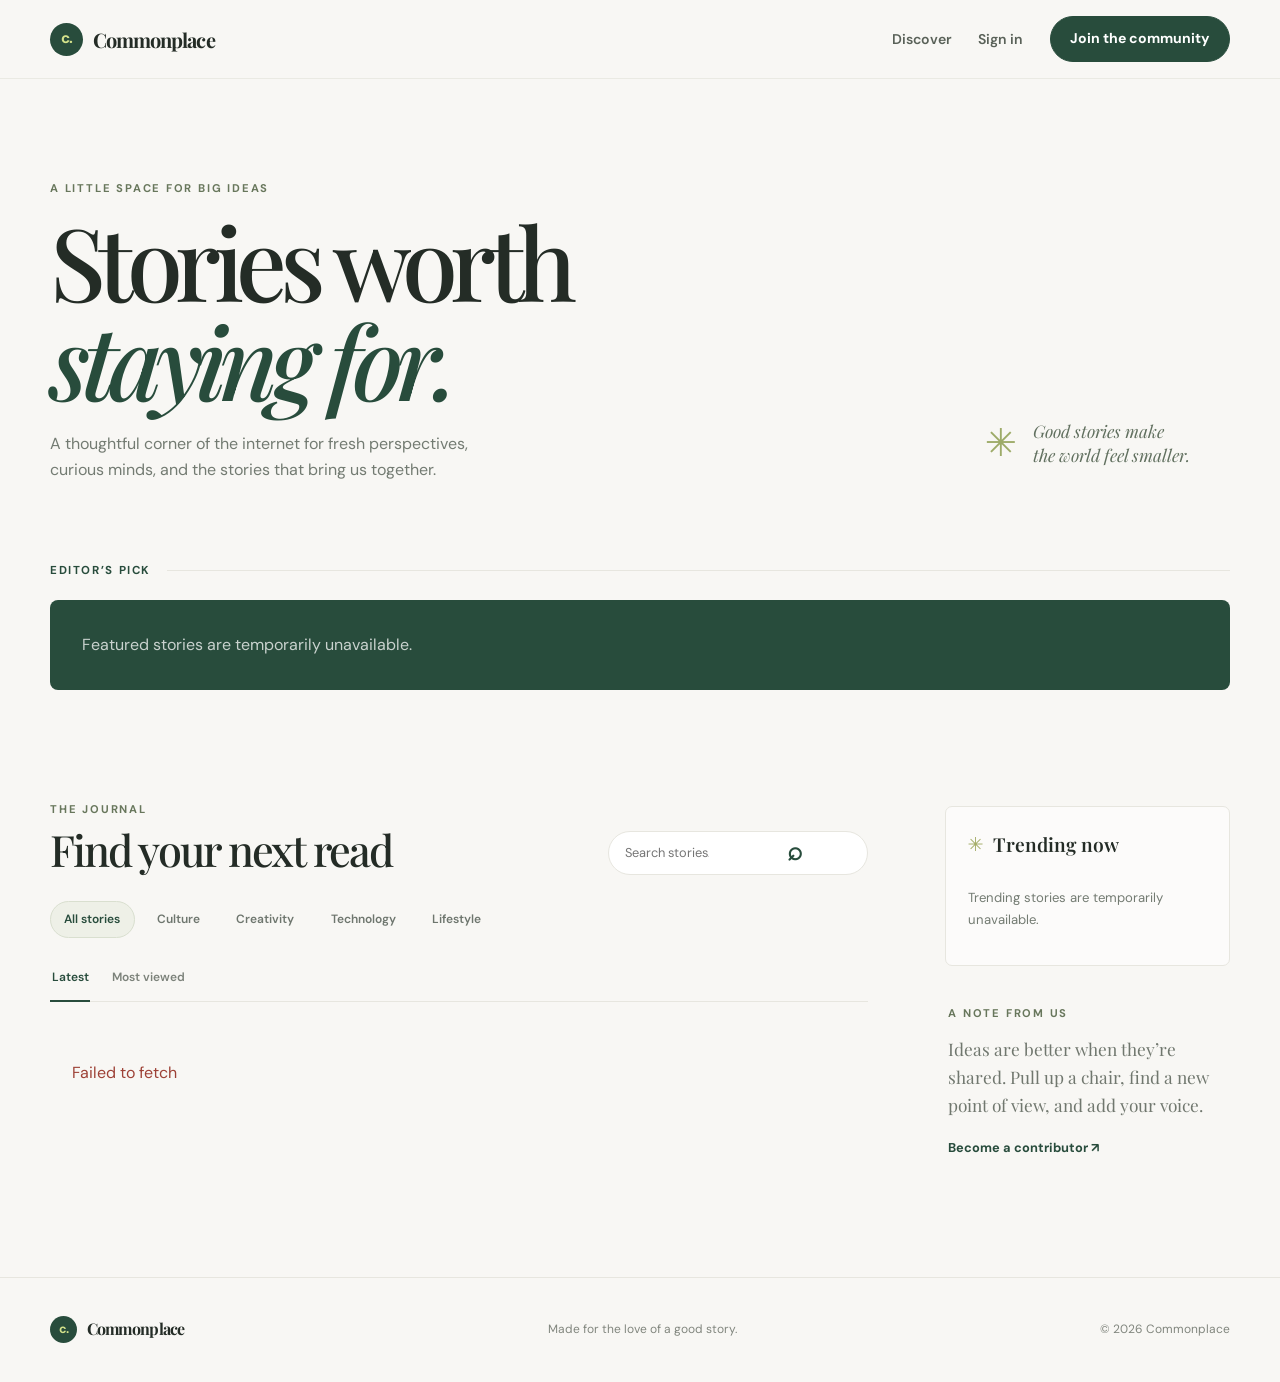
<file: index.html>
<!DOCTYPE html>
<html lang="en">
<head>
    <meta charset="UTF-8">
    <meta name="viewport" content="width=device-width, initial-scale=1.0">
    <meta name="theme-color" content="#f8f7f4">
    <meta name="description" content="Thoughtful stories on creativity, culture, technology, and everyday life.">
    <title>Commonplace — Stories worth sharing</title>
    <link rel="preconnect" href="https://fonts.googleapis.com">
    <link rel="preconnect" href="https://fonts.gstatic.com" crossorigin>
    <link href="https://fonts.googleapis.com/css2?family=DM+Sans:wght@400;500;600;700&family=Playfair+Display:wght@500;600;700&display=swap" rel="stylesheet">
    <link rel="stylesheet" href="css/style.css">
</head>
<body>
    <header class="site-header">
        <div class="nav-container">
            <a href="index.html" class="brand"><span class="brand-mark">c.</span> Commonplace</a>
            <nav id="nav-links" class="nav-links" aria-label="Main navigation">
                <ul><li><a href="index.html" aria-current="page">Discover</a></li><li><a href="login.html">Sign in</a></li><li><a class="btn-primary" href="register.html">Join the community</a></li></ul>
            </nav>
        </div>
    </header>

    <main class="home-container">
        <section class="welcome-row">
            <div>
                <p class="eyebrow">A little space for big ideas</p>
                <h1>Stories worth<br><span>staying for.</span></h1>
                <p class="welcome-copy">A thoughtful corner of the internet for fresh perspectives, curious minds, and the stories that bring us together.</p>
            </div>
            <div class="welcome-aside">
                <span class="welcome-aside-mark" aria-hidden="true">✳</span>
                <p>Good stories make<br>the world feel smaller.</p>
            </div>
        </section>

        <section class="featured-section" aria-label="Featured story">
            <div class="section-kicker"><span>Editor’s pick</span><span class="kicker-line"></span></div>
            <div id="featured-post" class="featured-placeholder"><p>Finding your next favorite story...</p></div>
        </section>

        <section class="discover-layout">
            <div class="feed-column">
                <div class="feed-heading">
                    <div>
                        <p class="eyebrow">The journal</p>
                        <h2>Find your next read</h2>
                    </div>
                    <form id="search-form" class="search-form" role="search">
                        <label class="sr-only" for="search-input">Search stories</label>
                        <input id="search-input" type="search" placeholder="Search stories..." autocomplete="off">
                        <button type="submit" aria-label="Search">⌕</button>
                    </form>
                </div>
                <div class="feed-controls">
                    <div class="category-filters" id="category-filters" aria-label="Filter stories by category">
                        <button class="category-chip is-active" type="button" data-category="All stories" aria-pressed="true">All stories</button>
                        <button class="category-chip" type="button" data-category="Culture" aria-pressed="false">Culture</button>
                        <button class="category-chip" type="button" data-category="Creativity" aria-pressed="false">Creativity</button>
                        <button class="category-chip" type="button" data-category="Technology" aria-pressed="false">Technology</button>
                        <button class="category-chip" type="button" data-category="Lifestyle" aria-pressed="false">Lifestyle</button>
                    </div>
                    <div class="sort-tabs" role="tablist" aria-label="Sort stories">
                        <button type="button" class="sort-tab is-active" data-sort="latest" role="tab" aria-selected="true">Latest</button>
                        <button type="button" class="sort-tab" data-sort="popular" role="tab" aria-selected="false">Most viewed</button>
                    </div>
                </div>
                <div class="post-list" id="post-list" aria-live="polite"><p class="loading-message">Loading the latest stories...</p></div>
            </div>
            <aside class="sidebar">
                <section class="sidebar-card trending-card" aria-labelledby="trending-title">
                    <div class="sidebar-heading"><span class="trending-star">✳</span><h2 id="trending-title">Trending now</h2></div>
                    <div id="trending-list" class="trending-list"><p class="sidebar-muted">Gathering the most-read stories...</p></div>
                </section>
                <section class="sidebar-note">
                    <p class="eyebrow">A note from us</p>
                    <p>Ideas are better when they’re shared. Pull up a chair, find a new point of view, and add your voice.</p>
                    <a href="register.html" class="text-link">Become a contributor <span aria-hidden="true">↗</span></a>
                </section>
            </aside>
        </section>
    </main>
    <footer class="site-footer">
        <a href="index.html" class="brand"><span class="brand-mark">c.</span> Commonplace</a>
        <p>Made for the love of a good story.</p>
        <span>© <span id="year"></span> Commonplace</span>
    </footer>
    <script type="module" src="js/feed.js"></script>
    <script type="module" src="js/nav.js"></script>
</body>
</html>
</file>
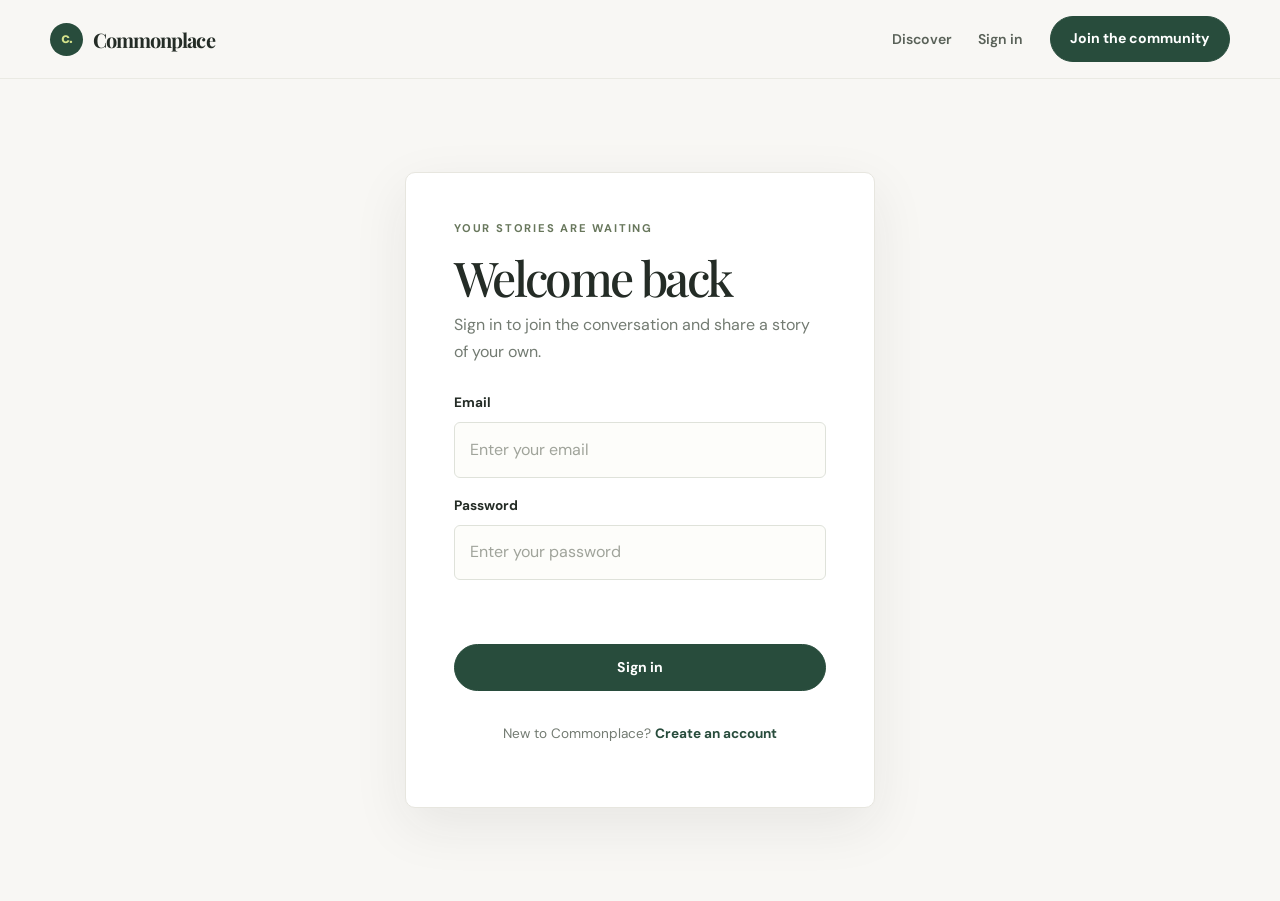
<file: admin.html>
<!DOCTYPE html>
<html lang="en">
<head>
    <meta charset="UTF-8">
    <meta name="viewport" content="width=device-width, initial-scale=1.0">
    <meta name="theme-color" content="#f8f7f4">
    <title>Admin dashboard — Commonplace</title>
    <link rel="preconnect" href="https://fonts.googleapis.com">
    <link rel="preconnect" href="https://fonts.gstatic.com" crossorigin>
    <link href="https://fonts.googleapis.com/css2?family=DM+Sans:wght@400;500;600;700&family=Playfair+Display:wght@500;600;700&display=swap" rel="stylesheet">
    <link rel="stylesheet" href="css/style.css">
</head>
<body class="admin-page">
    <header class="site-header">
        <div class="nav-container">
            <a href="index.html" class="brand"><span class="brand-mark">c.</span> Commonplace</a>
            <nav id="nav-links" class="nav-links" aria-label="Main navigation">
                <ul><li><a href="index.html">Discover</a></li><li><a href="admin.html" aria-current="page">Admin dashboard</a></li></ul>
            </nav>
        </div>
    </header>
    <main class="admin-main">
        <section class="admin-intro">
            <div>
                <p class="eyebrow">Publication management</p>
                <h1>Admin dashboard</h1>
                <p>Manage your community, welcome new authors, and keep every story in good hands.</p>
            </div>
            <a href="index.html" class="button-link">View publication <span aria-hidden="true">↗</span></a>
        </section>
        <section class="admin-stats" aria-label="Publication overview">
            <article class="admin-stat"><span>Community members</span><strong id="member-count">—</strong></article>
            <article class="admin-stat"><span>Published stories</span><strong id="story-count">—</strong></article>
            <article class="admin-stat"><span>Contributing authors</span><strong id="author-count">—</strong></article>
        </section>
        <section class="admin-panel author-panel">
            <div class="admin-panel-heading">
                <div><p class="eyebrow">Grow the journal</p><h2>Create an author account</h2></div>
                <span class="admin-badge">Author</span>
            </div>
            <p class="admin-panel-copy">Create a writer account and share the sign-in details with them privately.</p>
            <form id="author-form" class="author-form">
                <div class="form-group"><label for="author-username">Username</label><input id="author-username" name="username" maxlength="40" autocomplete="off" required></div>
                <div class="form-group"><label for="author-email">Email</label><input id="author-email" name="email" type="email" autocomplete="off" required></div>
                <div class="form-group"><label for="author-password">Temporary password</label><input id="author-password" name="password" type="password" minlength="6" autocomplete="new-password" required></div>
                <button type="submit">Create author</button>
            </form>
            <p class="form-status" id="author-status" role="status"></p>
        </section>
        <section class="admin-panel">
            <div class="admin-panel-heading">
                <div><p class="eyebrow">The community</p><h2>Members &amp; authors</h2></div>
                <button class="admin-refresh" type="button" data-reload="users" aria-label="Refresh users">Refresh</button>
            </div>
            <p class="form-status" id="users-status" role="status"></p>
            <div class="admin-table-wrap">
                <table class="admin-table">
                    <thead><tr><th>Member</th><th>Email</th><th>Role</th><th>Joined</th><th><span class="sr-only">Actions</span></th></tr></thead>
                    <tbody id="users-table"><tr><td colspan="5">Loading members...</td></tr></tbody>
                </table>
            </div>
            <div class="admin-pagination" id="users-pagination"></div>
        </section>
        <section class="admin-panel">
            <div class="admin-panel-heading">
                <div><p class="eyebrow">The journal</p><h2>All stories</h2></div>
                <button class="admin-refresh" type="button" data-reload="blogs" aria-label="Refresh stories">Refresh</button>
            </div>
            <p class="form-status" id="blogs-status" role="status"></p>
            <div class="admin-table-wrap">
                <table class="admin-table">
                    <thead><tr><th>Story</th><th>Author</th><th>Category</th><th>Reads</th><th>Published</th><th><span class="sr-only">Actions</span></th></tr></thead>
                    <tbody id="blogs-table"><tr><td colspan="6">Loading stories...</td></tr></tbody>
                </table>
            </div>
            <div class="admin-pagination" id="blogs-pagination"></div>
        </section>
    </main>
    <footer class="site-footer"><a href="index.html" class="brand"><span class="brand-mark">c.</span> Commonplace</a><p>Made for the love of a good story.</p><span>© Commonplace</span></footer>
    <script type="module" src="js/admin.js"></script>
    <script type="module" src="js/nav.js"></script>
</body>
</html>
</file>
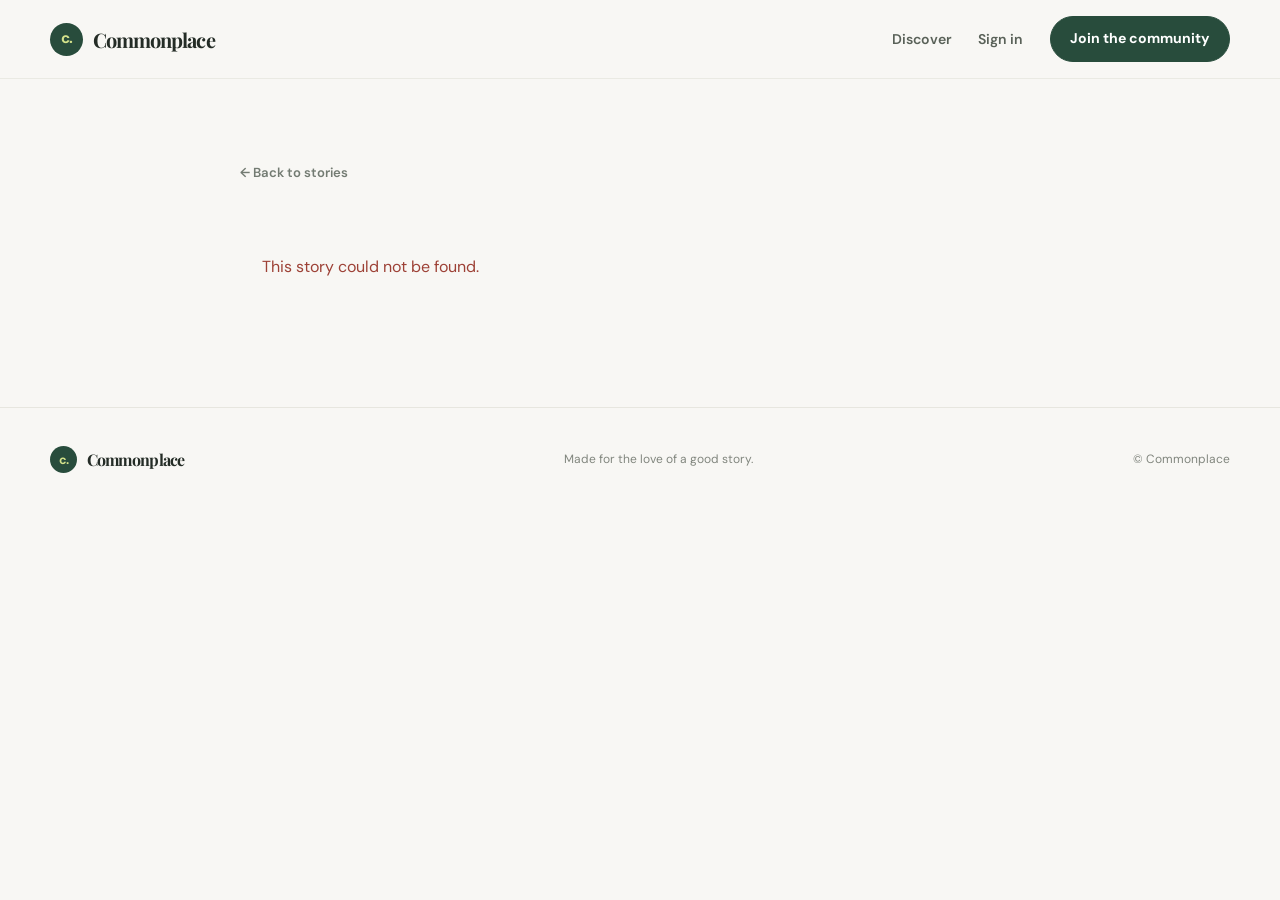
<file: article.html>
<!DOCTYPE html>
<html lang="en">
<head>
    <meta charset="UTF-8">
    <meta name="viewport" content="width=device-width, initial-scale=1.0">
    <meta name="theme-color" content="#f8f7f4">
    <title>Story — Commonplace</title>
    <link rel="preconnect" href="https://fonts.googleapis.com">
    <link rel="preconnect" href="https://fonts.gstatic.com" crossorigin>
    <link href="https://fonts.googleapis.com/css2?family=DM+Sans:wght@400;500;600;700&family=Playfair+Display:wght@500;600;700&display=swap" rel="stylesheet">
    <link rel="stylesheet" href="css/style.css">
</head>
<body>
    <header class="site-header">
        <div class="nav-container">
            <a href="index.html" class="brand"><span class="brand-mark">c.</span> Commonplace</a>
            <nav id="nav-links" class="nav-links" aria-label="Main navigation">
                <ul><li><a href="index.html">Discover</a></li><li><a href="login.html">Sign in</a></li><li><a class="btn-primary" href="register.html">Join the community</a></li></ul>
            </nav>
        </div>
    </header>
    <main class="main-container article-main" id="article-container" aria-live="polite">
        <a class="article-back" href="index.html">← Back to stories</a>
        <p class="loading-message">Loading story...</p>
    </main>
    <footer class="site-footer">
        <a href="index.html" class="brand"><span class="brand-mark">c.</span> Commonplace</a>
        <p>Made for the love of a good story.</p>
        <span>© Commonplace</span>
    </footer>
    <script type="module" src="js/article.js"></script>
    <script type="module" src="js/nav.js"></script>
</body>
</html>
</file>
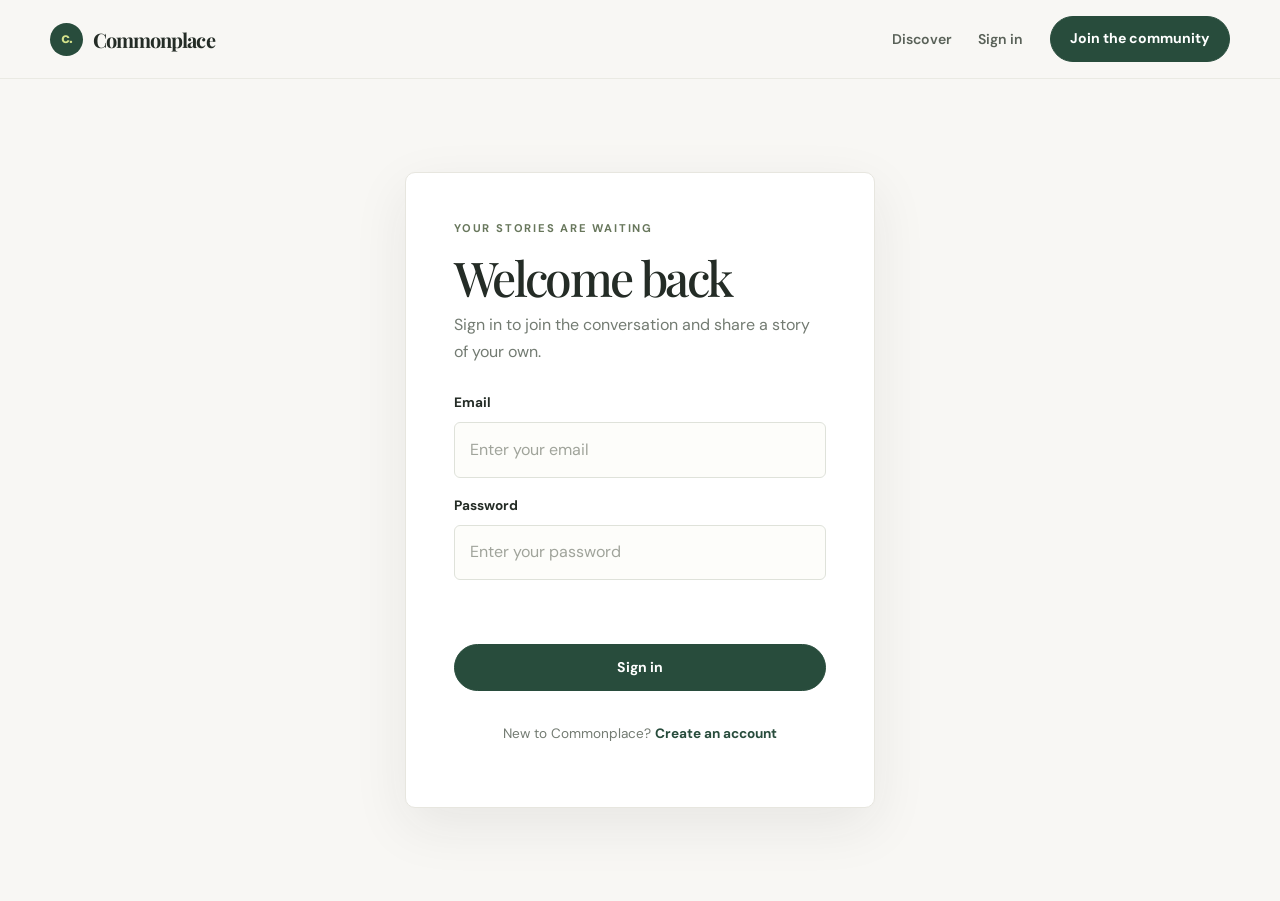
<file: create.html>
<!DOCTYPE html>
<html lang="en">
<head>
    <meta charset="UTF-8">
    <meta name="viewport" content="width=device-width, initial-scale=1.0">
    <meta name="theme-color" content="#f8f7f4">
    <title>Write a story — Commonplace</title>
    <link rel="preconnect" href="https://fonts.googleapis.com">
    <link rel="preconnect" href="https://fonts.gstatic.com" crossorigin>
    <link href="https://fonts.googleapis.com/css2?family=DM+Sans:wght@400;500;600;700&family=Playfair+Display:wght@500;600;700&display=swap" rel="stylesheet">
    <link rel="stylesheet" href="css/style.css">
</head>
<body>
    <header class="site-header">
        <div class="nav-container">
            <a href="index.html" class="brand"><span class="brand-mark">c.</span> Commonplace</a>
            <nav id="nav-links" class="nav-links" aria-label="Main navigation">
                <ul><li><a href="index.html">Discover</a></li><li><a href="login.html">Sign in</a></li></ul>
            </nav>
        </div>
    </header>
    <main class="main-container">
        <section class="form-card">
            <p class="eyebrow">Your voice belongs here</p>
            <h1>Write a story</h1>
            <p class="form-intro">Make yourself comfortable. We can’t wait to read what’s on your mind.</p>
            <form id="create-form">
                <div class="form-group">
                    <label for="title">Story title</label>
                    <input type="text" name="title" id="title" maxlength="120" placeholder="Give your story a title" required>
                </div>
                <div class="form-group">
                    <label for="category">Category</label>
                    <select id="category" name="category">
                        <option>Culture</option><option>Creativity</option><option>Technology</option><option>Lifestyle</option><option>Stories</option>
                    </select>
                </div>
                <div class="form-group">
                    <label for="image">Cover image <span class="form-hint">(optional)</span></label>
                    <input type="file" name="image" id="image" accept="image/jpeg,image/png,image/webp,image/gif">
                    <p class="form-hint">JPEG, PNG, WebP, or GIF. Maximum file size: 5 MB.</p>
                    <div class="image-preview" id="image-preview" hidden>
                        <img id="image-preview-img" alt="Selected cover image preview">
                        <button type="button" class="image-remove" id="remove-image">Remove selected image</button>
                    </div>
                </div>
                <div class="form-group">
                    <label for="body">Your story</label>
                    <textarea name="body" id="body" maxlength="50000" placeholder="Start writing here..." required></textarea>
                </div>
                <p class="form-status" id="form-status" role="status"></p>
                <button type="submit">Publish story <span aria-hidden="true">↗</span></button>
            </form>
        </section>
    </main>
    <footer class="site-footer"><a href="index.html" class="brand"><span class="brand-mark">c.</span> Commonplace</a><p>Made for the love of a good story.</p><span>© Commonplace</span></footer>
    <script type="module" src="js/create.js"></script>
    <script type="module" src="js/nav.js"></script>
</body>
</html>
</file>
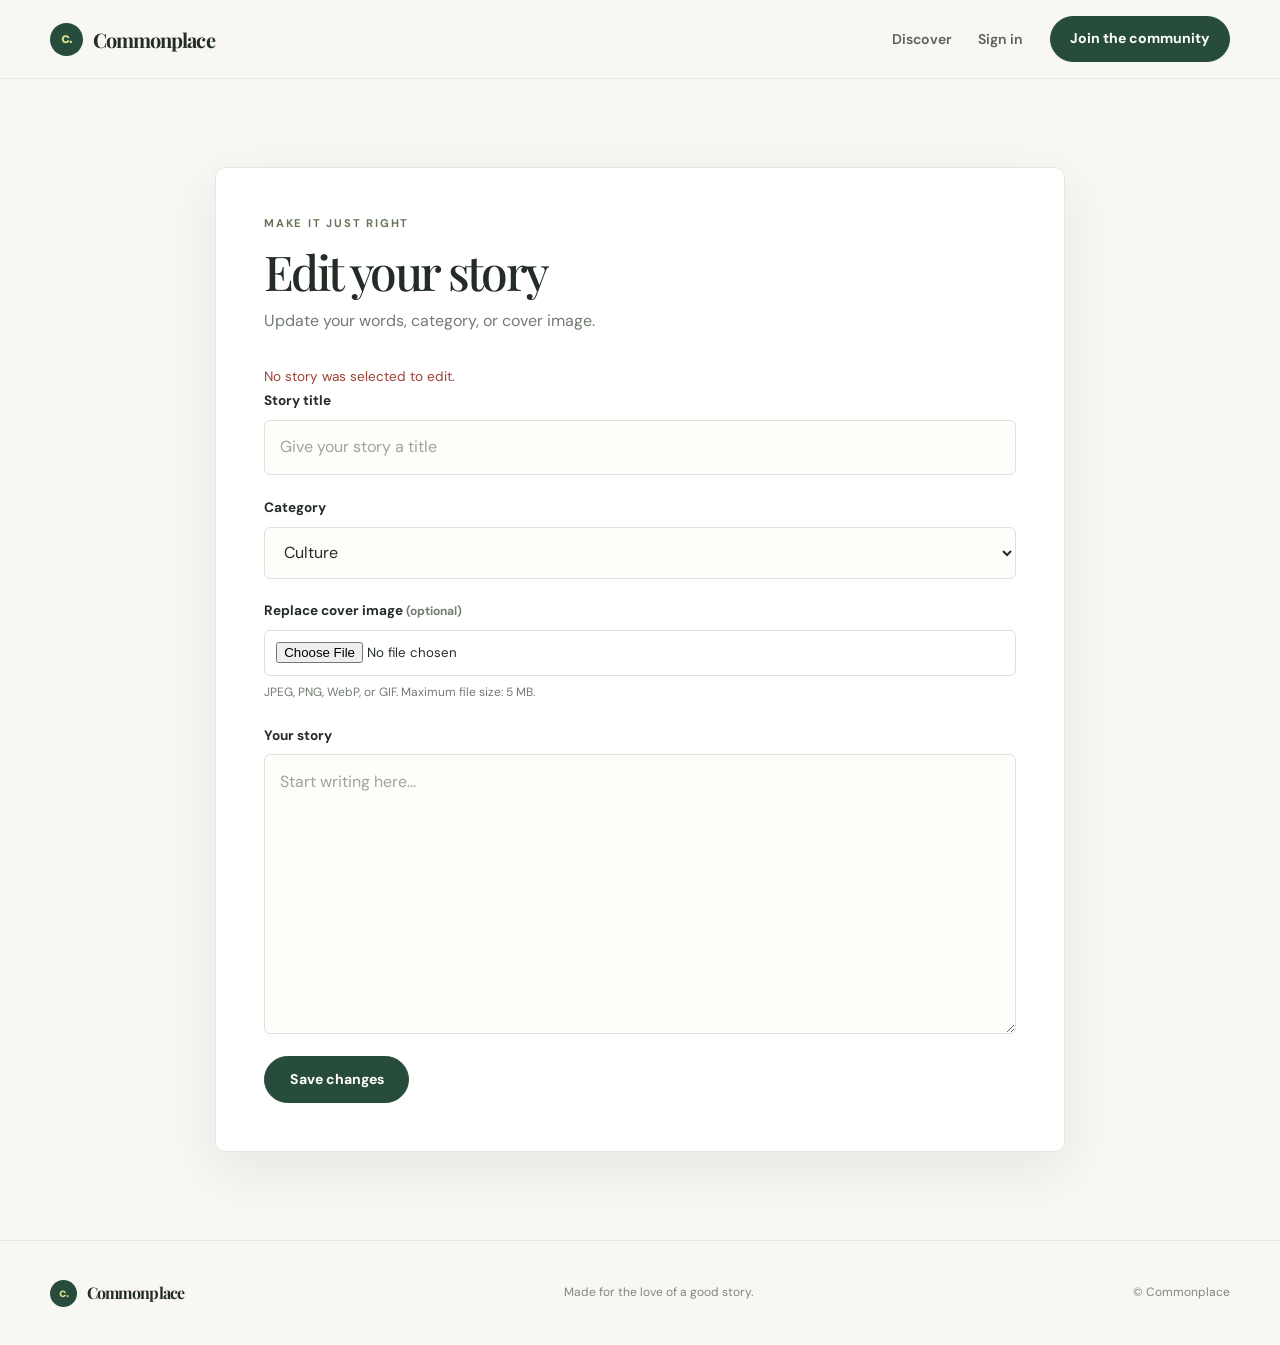
<file: edit.html>
<!DOCTYPE html>
<html lang="en">
<head>
    <meta charset="UTF-8">
    <meta name="viewport" content="width=device-width, initial-scale=1.0">
    <meta name="theme-color" content="#f8f7f4">
    <title>Edit story — Commonplace</title>
    <link rel="preconnect" href="https://fonts.googleapis.com">
    <link rel="preconnect" href="https://fonts.gstatic.com" crossorigin>
    <link href="https://fonts.googleapis.com/css2?family=DM+Sans:wght@400;500;600;700&family=Playfair+Display:wght@500;600;700&display=swap" rel="stylesheet">
    <link rel="stylesheet" href="css/style.css">
</head>
<body>
    <header class="site-header">
        <div class="nav-container">
            <a href="index.html" class="brand"><span class="brand-mark">c.</span> Commonplace</a>
            <nav id="nav-links" class="nav-links" aria-label="Main navigation">
                <ul><li><a href="index.html">Discover</a></li><li><a href="login.html">Sign in</a></li></ul>
            </nav>
        </div>
    </header>
    <main class="main-container">
        <section class="form-card">
            <p class="eyebrow">Make it just right</p>
            <h1>Edit your story</h1>
            <p class="form-intro">Update your words, category, or cover image.</p>
            <p class="form-status" id="form-status" role="status"></p>
            <form id="edit-form">
                <div class="form-group">
                    <label for="title">Story title</label>
                    <input type="text" name="title" id="title" maxlength="120" placeholder="Give your story a title" required>
                </div>
                <div class="form-group">
                    <label for="category">Category</label>
                    <select id="category" name="category">
                        <option>Culture</option><option>Creativity</option><option>Technology</option><option>Lifestyle</option><option>Stories</option>
                    </select>
                </div>
                <div class="form-group">
                    <label for="image">Replace cover image <span class="form-hint">(optional)</span></label>
                    <input type="file" name="image" id="image" accept="image/jpeg,image/png,image/webp,image/gif">
                    <p class="form-hint">JPEG, PNG, WebP, or GIF. Maximum file size: 5 MB.</p>
                    <div class="image-preview" id="image-preview" hidden>
                        <img id="image-preview-img" alt="Cover image preview">
                        <button type="button" class="image-remove" id="remove-image">Remove image</button>
                    </div>
                    <label class="remove-cover-option" id="remove-cover-option" hidden>
                        <input type="checkbox" id="remove-cover">
                        Remove the current cover image
                    </label>
                </div>
                <div class="form-group">
                    <label for="body">Your story</label>
                    <textarea name="body" id="body" maxlength="50000" placeholder="Start writing here..." required></textarea>
                </div>
                <button type="submit">Save changes</button>
            </form>
        </section>
    </main>
    <footer class="site-footer"><a href="index.html" class="brand"><span class="brand-mark">c.</span> Commonplace</a><p>Made for the love of a good story.</p><span>© Commonplace</span></footer>
    <script type="module" src="js/edit.js"></script>
    <script type="module" src="js/nav.js"></script>
</body>
</html>
</file>
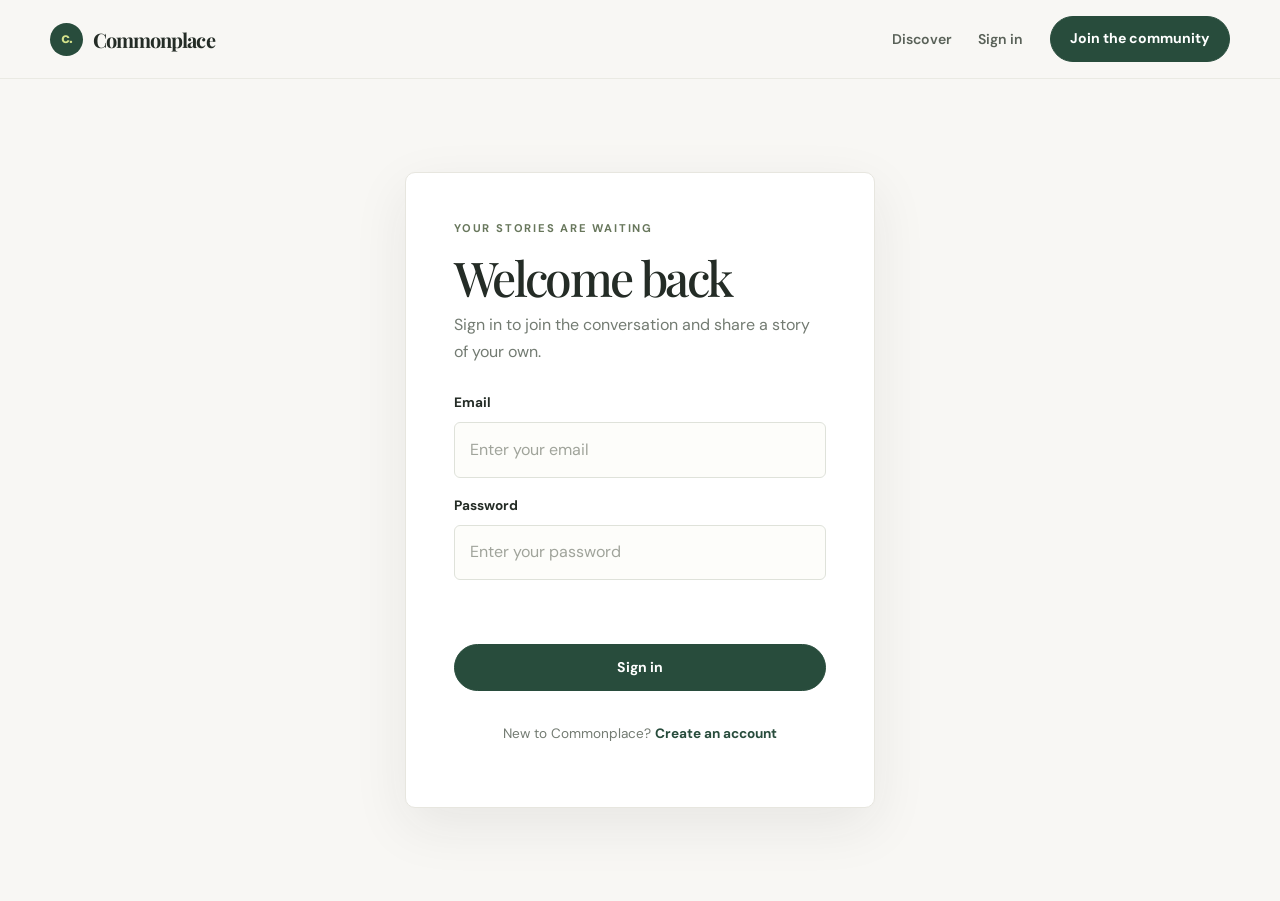
<file: login.html>
<!DOCTYPE html>
<html lang="en">
<head>
    <meta charset="UTF-8">
    <meta name="viewport" content="width=device-width, initial-scale=1.0">
    <meta name="theme-color" content="#f8f7f4">
    <title>Welcome back — Commonplace</title>
    <link rel="preconnect" href="https://fonts.googleapis.com">
    <link rel="preconnect" href="https://fonts.gstatic.com" crossorigin>
    <link href="https://fonts.googleapis.com/css2?family=DM+Sans:wght@400;500;600;700&family=Playfair+Display:wght@500;600;700&display=swap" rel="stylesheet">
    <link rel="stylesheet" href="css/style.css">
</head>
<body>
    <header class="site-header">
        <div class="nav-container">
            <a href="index.html" class="brand"><span class="brand-mark">c.</span> Commonplace</a>
            <nav id="nav-links" class="nav-links" aria-label="Main navigation">
                <ul><li><a href="index.html">Discover</a></li><li><a href="register.html" class="btn-primary">Join the community</a></li></ul>
            </nav>
        </div>
    </header>
    <main class="main-container auth-main">
        <section class="form-card auth-card">
            <p class="eyebrow">Your stories are waiting</p>
            <h1>Welcome back</h1>
            <p class="form-intro">Sign in to join the conversation and share a story of your own.</p>
            <form id="login-form" class="auth-form">
                <div class="form-group">
                    <label for="username">Email</label>
                    <input type="email" name="email" id="username" placeholder="Enter your email" autocomplete="email" required>
                </div>
                <div class="form-group">
                    <label for="password">Password</label>
                    <input type="password" name="password" id="password" placeholder="Enter your password" autocomplete="current-password" required>
                </div>
                <p class="form-status" id="auth-status" role="status"></p>
                <button type="submit">Sign in</button>
                <p class="auth-switch">New to Commonplace? <a href="register.html">Create an account</a></p>
            </form>
        </section>
    </main>
    <script type="module" src="js/login.js"></script>
    <script type="module" src="js/nav.js"></script>
</body>
</html>
</file>
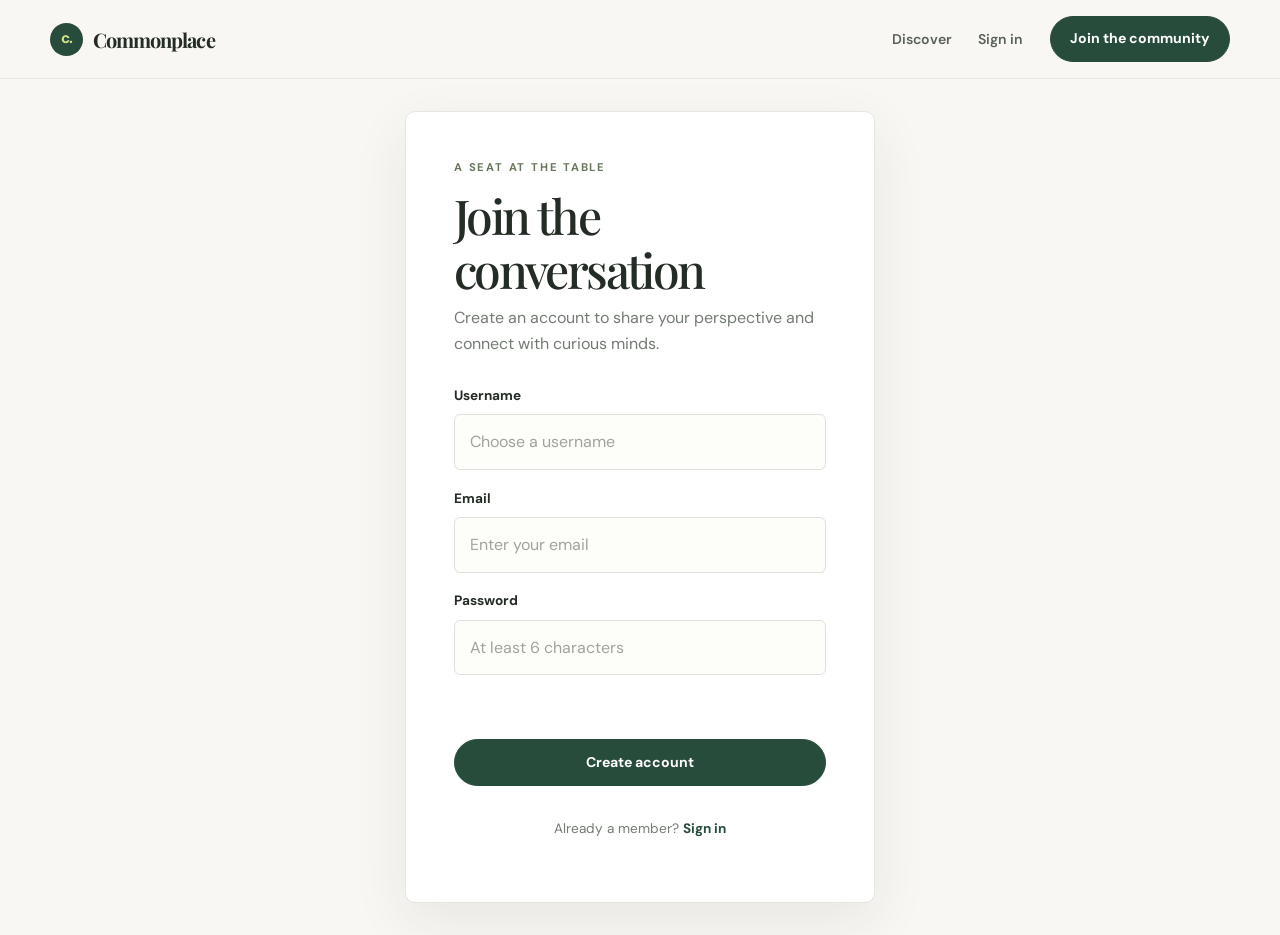
<file: register.html>
<!DOCTYPE html>
<html lang="en">
<head>
    <meta charset="UTF-8">
    <meta name="viewport" content="width=device-width, initial-scale=1.0">
    <meta name="theme-color" content="#f8f7f4">
    <title>Join Commonplace</title>
    <link rel="preconnect" href="https://fonts.googleapis.com">
    <link rel="preconnect" href="https://fonts.gstatic.com" crossorigin>
    <link href="https://fonts.googleapis.com/css2?family=DM+Sans:wght@400;500;600;700&family=Playfair+Display:wght@500;600;700&display=swap" rel="stylesheet">
    <link rel="stylesheet" href="css/style.css">
</head>
<body>
    <header class="site-header">
        <div class="nav-container">
            <a href="index.html" class="brand"><span class="brand-mark">c.</span> Commonplace</a>
            <nav id="nav-links" class="nav-links" aria-label="Main navigation">
                <ul><li><a href="index.html">Discover</a></li><li><a href="login.html" class="btn-primary">Sign in</a></li></ul>
            </nav>
        </div>
    </header>
    <main class="main-container auth-main">
        <section class="form-card auth-card">
            <p class="eyebrow">A seat at the table</p>
            <h1>Join the conversation</h1>
            <p class="form-intro">Create an account to share your perspective and connect with curious minds.</p>
            <form id="register-form" class="auth-form">
                <div class="form-group">
                    <label for="username">Username</label>
                    <input type="text" name="username" id="username" maxlength="40" placeholder="Choose a username" autocomplete="username" required>
                </div>
                <div class="form-group">
                    <label for="email">Email</label>
                    <input type="email" name="email" id="email" placeholder="Enter your email" autocomplete="email" required>
                </div>
                <div class="form-group">
                    <label for="password">Password</label>
                    <input type="password" name="password" id="password" minlength="6" placeholder="At least 6 characters" autocomplete="new-password" required>
                </div>
                <p class="form-status" id="auth-status" role="status"></p>
                <button type="submit">Create account</button>
                <p class="auth-switch">Already a member? <a href="login.html">Sign in</a></p>
            </form>
        </section>
    </main>
    <script type="module" src="js/register.js"></script>
    <script type="module" src="js/nav.js"></script>
</body>
</html>
</file>
<file: css/style.css>
:root {
    color-scheme: light;
    --ink: #242c26;
    --muted: #737b72;
    --paper: #f8f7f4;
    --white: #fff;
    --line: #e7e6df;
    --forest: #284c3c;
    --forest-dark: #1d382c;
    --lime: #d4e28b;
    --peach: #f1d6c6;
    --serif: "Playfair Display", Georgia, "Times New Roman", serif;
    --sans: "DM Sans", Inter, ui-sans-serif, system-ui, sans-serif;
    --shadow: 0 18px 55px rgba(36, 44, 38, .08);
}

* { box-sizing: border-box; }
html { scroll-behavior: smooth; }
body {
    min-height: 100vh;
    margin: 0;
    background: var(--paper);
    color: var(--ink);
    font-family: var(--sans);
    line-height: 1.65;
    -webkit-font-smoothing: antialiased;
}
a { color: inherit; text-decoration: none; }
button, input, textarea, select { font: inherit; }
button { color: inherit; }
button:disabled { cursor: not-allowed; opacity: .65; }
img { display: block; max-width: 100%; }
.sr-only {
    position: absolute;
    width: 1px;
    height: 1px;
    padding: 0;
    overflow: hidden;
    clip: rect(0, 0, 0, 0);
    white-space: nowrap;
    clip-path: inset(50%);
}

.site-header {
    position: sticky;
    top: 0;
    z-index: 10;
    border-bottom: 1px solid rgba(231, 230, 223, .8);
    background: rgba(248, 247, 244, .93);
    backdrop-filter: blur(18px);
}
.nav-container {
    width: min(100% - 4rem, 1180px);
    min-height: 78px;
    margin: 0 auto;
    display: flex;
    align-items: center;
    justify-content: space-between;
    gap: 1.5rem;
}
.brand {
    display: inline-flex;
    align-items: center;
    gap: .6rem;
    font-family: var(--serif);
    font-size: 1.25rem;
    font-weight: 700;
    letter-spacing: -.045em;
    white-space: nowrap;
}
.brand-mark {
    display: grid;
    width: 33px;
    height: 33px;
    place-items: center;
    border-radius: 50%;
    background: var(--forest);
    color: var(--lime);
    font-family: var(--sans);
    font-size: .95rem;
    letter-spacing: -.07em;
}
.nav-links ul {
    display: flex;
    align-items: center;
    gap: 1.65rem;
    margin: 0;
    padding: 0;
    list-style: none;
}
.nav-links a:not(.btn-primary), .nav-user {
    color: #596158;
    font-size: .88rem;
    font-weight: 600;
}
.nav-links a:not(.btn-primary):hover { color: var(--forest); }
.nav-user { white-space: nowrap; }
.btn-primary, button[type="submit"], .button-link {
    display: inline-flex;
    min-height: 45px;
    align-items: center;
    justify-content: center;
    gap: .45rem;
    border: 1px solid var(--forest);
    border-radius: 999px;
    padding: .68rem 1.2rem;
    background: var(--forest);
    color: var(--white);
    font-size: .88rem;
    font-weight: 700;
    cursor: pointer;
    transition: background .18s ease, transform .18s ease, box-shadow .18s ease;
}
.btn-primary:hover, button[type="submit"]:hover, .button-link:hover {
    transform: translateY(-1px);
    background: var(--forest-dark);
    box-shadow: 0 8px 20px rgba(40, 76, 60, .16);
}
a:focus-visible, button:focus-visible, input:focus-visible, textarea:focus-visible, select:focus-visible {
    outline: 3px solid #a8ba67;
    outline-offset: 3px;
}

.home-container { width: min(100% - 4rem, 1180px); margin: 0 auto; }
.welcome-row {
    display: flex;
    align-items: flex-end;
    justify-content: space-between;
    gap: 2rem;
    padding: clamp(3.7rem, 8vw, 6.5rem) 0 clamp(3rem, 6vw, 5.2rem);
}
.eyebrow {
    margin: 0 0 .85rem;
    color: #68775c;
    font-size: .7rem;
    font-weight: 700;
    letter-spacing: .16em;
    line-height: 1.4;
    text-transform: uppercase;
}
.welcome-row h1 {
    margin: 0;
    font-family: var(--serif);
    font-size: clamp(3.5rem, 8vw, 6.3rem);
    font-weight: 500;
    letter-spacing: -.075em;
    line-height: .99;
}
.welcome-row h1 span { color: var(--forest); font-style: italic; }
.welcome-copy {
    max-width: 465px;
    margin: 1.3rem 0 0;
    color: var(--muted);
    font-size: 1rem;
}
.welcome-aside {
    display: flex;
    align-items: center;
    gap: 1rem;
    margin: 0 2.5rem .55rem 0;
    color: #61705f;
}
.welcome-aside-mark { color: #9dab68; font-size: 2.4rem; }
.welcome-aside p {
    margin: 0;
    font-family: var(--serif);
    font-size: 1.08rem;
    font-style: italic;
    line-height: 1.4;
}
.featured-section { margin-bottom: clamp(4.5rem, 9vw, 7rem); }
.section-kicker { display: flex; align-items: center; gap: 1rem; margin-bottom: 1.25rem; }
.section-kicker span:first-child {
    color: var(--forest);
    font-size: .72rem;
    font-weight: 700;
    letter-spacing: .14em;
    text-transform: uppercase;
}
.kicker-line { height: 1px; flex: 1; background: var(--line); }
.featured-placeholder, .featured-card {
    overflow: hidden;
    border-radius: 8px;
    background: var(--forest);
    color: white;
}
.featured-placeholder { padding: 2rem; color: rgba(255,255,255,.75); }
.featured-card {
    position: relative;
    display: grid;
    min-height: 390px;
    grid-template-columns: 1.03fr .97fr;
    isolation: isolate;
    background: #294d3d;
}
.featured-copy {
    z-index: 1;
    display: flex;
    flex-direction: column;
    align-items: flex-start;
    justify-content: center;
    padding: clamp(2rem, 5vw, 4.4rem);
}
.featured-category, .post-category {
    display: inline-block;
    width: fit-content;
    border-radius: 999px;
    padding: .35rem .7rem;
    background: rgba(255,255,255,.14);
    color: var(--lime);
    font-size: .66rem;
    font-weight: 700;
    letter-spacing: .13em;
    text-transform: uppercase;
}
.featured-copy h2 {
    max-width: 540px;
    margin: 1.1rem 0 .85rem;
    font-family: var(--serif);
    font-size: clamp(2rem, 4vw, 3.55rem);
    font-weight: 500;
    letter-spacing: -.055em;
    line-height: 1.13;
}
.featured-copy > p { max-width: 490px; margin: 0; color: rgba(255,255,255,.75); }
.featured-meta {
    display: flex;
    flex-wrap: wrap;
    gap: 1rem;
    margin: 1.5rem 0;
    color: rgba(255,255,255,.75);
    font-size: .78rem;
}
.featured-link { color: var(--lime); font-size: .88rem; font-weight: 700; }
.featured-link:hover { text-decoration: underline; text-underline-offset: 4px; }
.featured-image {
    position: relative;
    min-height: 100%;
    background: linear-gradient(145deg, #b7b97c, #627e66 52%, #d5aa82);
}
.featured-image img { width: 100%; height: 100%; min-height: 390px; object-fit: cover; }
.featured-image::after {
    position: absolute;
    inset: 0;
    background: linear-gradient(90deg, rgba(29,56,44,.12), transparent 45%);
    content: "";
}
.featured-placeholder h2 { margin: .6rem 0; font: 2rem var(--serif); }

.discover-layout {
    display: grid;
    grid-template-columns: minmax(0, 1fr) 285px;
    align-items: start;
    gap: clamp(2.5rem, 6vw, 5rem);
    padding-bottom: 6rem;
}
.feed-heading { display: flex; align-items: flex-end; justify-content: space-between; gap: 1.5rem; }
.feed-heading .eyebrow { margin-bottom: .45rem; }
.feed-heading h2 {
    margin: 0;
    font-family: var(--serif);
    font-size: clamp(2rem, 4vw, 2.7rem);
    font-weight: 500;
    letter-spacing: -.05em;
    line-height: 1.15;
}
.search-form {
    display: flex;
    width: min(100%, 260px);
    height: 44px;
    align-items: center;
    border: 1px solid var(--line);
    border-radius: 999px;
    background: #fff;
}
.search-form input {
    width: 100%;
    min-width: 0;
    border: 0;
    outline: 0;
    padding: 0 0 0 1rem;
    background: transparent;
    color: var(--ink);
    font-size: .8rem;
}
.search-form input:focus-visible { outline: 0; }
.search-form button {
    width: 42px;
    height: 42px;
    border: 0;
    border-radius: 50%;
    background: transparent;
    color: var(--forest);
    font-size: 1.6rem;
    cursor: pointer;
}
.feed-controls { margin: 1.65rem 0 1.2rem; border-bottom: 1px solid var(--line); }
.category-filters { display: flex; flex-wrap: wrap; gap: .5rem; padding-bottom: 1.2rem; }
.category-chip, .sort-tab {
    border: 0;
    background: transparent;
    cursor: pointer;
    font-size: .75rem;
    font-weight: 600;
}
.category-chip {
    border: 1px solid transparent;
    border-radius: 999px;
    padding: .48rem .83rem;
    color: #6e766e;
}
.category-chip:hover, .category-chip.is-active { border-color: #d9dfcf; background: #eef0e7; color: var(--forest); }
.sort-tabs { display: flex; gap: 1.25rem; }
.sort-tab { position: relative; padding: .7rem .1rem .8rem; color: #7c827a; }
.sort-tab.is-active { color: var(--forest); }
.sort-tab.is-active::after {
    position: absolute;
    right: 0;
    bottom: -1px;
    left: 0;
    height: 2px;
    background: var(--forest);
    content: "";
}
.post-list { display: grid; gap: 1.15rem; }
.post-card {
    display: grid;
    grid-template-columns: 170px minmax(0, 1fr);
    gap: 1.4rem;
    padding: 1.1rem 0;
    border-bottom: 1px solid var(--line);
}
.post-card-image {
    display: block;
    width: 100%;
    height: 145px;
    overflow: hidden;
    border-radius: 5px;
    background: linear-gradient(135deg, #e8d2bb, #a8b28a 55%, #6a8871);
}
.post-card-image img { width: 100%; height: 100%; object-fit: cover; transition: transform .3s ease; }
.post-card-image:hover img { transform: scale(1.04); }
.post-card-copy { display: flex; flex-direction: column; align-items: flex-start; }
.post-category { margin-bottom: .5rem; background: #edf0e7; color: var(--forest); }
.post-card h3 {
    margin: 0;
    font-family: var(--serif);
    font-size: 1.3rem;
    font-weight: 600;
    letter-spacing: -.025em;
    line-height: 1.3;
}
.post-card h3 a:hover { color: var(--forest); }
.post-excerpt {
    display: -webkit-box;
    margin: .45rem 0 .65rem;
    overflow: hidden;
    color: #70776e;
    font-size: .83rem;
    line-height: 1.55;
    -webkit-box-orient: vertical;
    -webkit-line-clamp: 2;
}
.post-meta { display: flex; flex-wrap: wrap; gap: .55rem 1rem; margin-top: auto; color: #81867e; font-size: .7rem; }
.sidebar { display: grid; gap: 1.25rem; padding-top: .25rem; }
.sidebar-card { padding: 1.35rem; border: 1px solid var(--line); border-radius: 7px; background: rgba(255,255,255,.58); }
.sidebar-heading { display: flex; align-items: center; gap: .6rem; margin-bottom: .85rem; }
.sidebar-heading h2 { margin: 0; font-family: var(--serif); font-size: 1.2rem; font-weight: 600; }
.trending-star { color: #a4ac67; font-size: 1.2rem; }
.trending-list { display: grid; }
.trending-item { display: grid; grid-template-columns: 25px 1fr; gap: .65rem; padding: .8rem 0; border-top: 1px solid var(--line); }
.trending-number { color: #a3ab87; font-family: var(--serif); font-size: 1.15rem; }
.trending-item a { font-family: var(--serif); font-size: .92rem; font-weight: 600; line-height: 1.38; }
.trending-item a:hover { color: var(--forest); }
.trending-item span { display: block; margin-top: .25rem; color: #82877f; font-family: var(--sans); font-size: .66rem; }
.sidebar-muted { color: var(--muted); font-size: .82rem; }
.sidebar-note { padding: 1.25rem .2rem; }
.sidebar-note > p:not(.eyebrow) { margin: 0 0 1rem; color: #70776e; font-family: var(--serif); font-size: 1.08rem; line-height: 1.6; }
.text-link { color: var(--forest); font-size: .8rem; font-weight: 700; }
.text-link:hover { text-decoration: underline; text-underline-offset: 4px; }
.loading-message, .empty-message, .error-message { padding: 1.4rem; color: var(--muted); }
.error-message { color: #9d4136; }

.site-footer {
    display: flex;
    min-height: 105px;
    align-items: center;
    justify-content: space-between;
    gap: 1rem;
    padding: 1.5rem max(2rem, calc((100vw - 1180px) / 2));
    border-top: 1px solid var(--line);
    color: #81867e;
    font-size: .75rem;
}
.site-footer .brand { color: var(--ink); font-size: 1rem; }
.site-footer .brand-mark { width: 27px; height: 27px; font-size: .78rem; }
.site-footer p { margin: 0; }

.main-container { width: min(100% - 3rem, 850px); margin: 0 auto; padding: clamp(2.5rem, 7vw, 5.5rem) 0; }
.form-card { border: 1px solid var(--line); border-radius: 10px; padding: clamp(1.5rem, 5vw, 3rem); background: var(--white); box-shadow: var(--shadow); }
.form-card h1, .form-card h2 { margin: 0 0 .55rem; font-family: var(--serif); font-size: clamp(2rem, 5vw, 3rem); font-weight: 500; letter-spacing: -.055em; line-height: 1.12; }
.form-intro { margin: 0 0 2rem; color: var(--muted); }
#create-form, #edit-form { display: grid; gap: 1.35rem; }
.form-group { display: grid; gap: .45rem; }
.form-group label { font-size: .85rem; font-weight: 700; }
.form-hint { margin: 0; color: var(--muted); font-size: .75rem; }
.form-group input, .form-group textarea, .form-group select, .comment-form textarea {
    width: 100%;
    border: 1px solid #dfe2da;
    border-radius: 6px;
    padding: .85rem .95rem;
    background: #fdfdfa;
    color: var(--ink);
}
.form-group textarea { min-height: 280px; resize: vertical; }
.form-group input::placeholder, .form-group textarea::placeholder { color: #a0a49b; }
.form-group input[type="file"] { padding: .7rem; background: #fff; font-size: .83rem; }
.image-preview { display: grid; justify-items: start; gap: .55rem; margin-top: .25rem; }
.image-preview img { width: min(100%, 360px); max-height: 230px; border-radius: 6px; object-fit: cover; }
.image-preview[hidden], .remove-cover-option[hidden] { display: none; }
.image-remove { border: 0; padding: 0; background: transparent; color: #a3483d; font-size: .77rem; font-weight: 700; cursor: pointer; }
.image-remove:hover { text-decoration: underline; text-underline-offset: 3px; }
.remove-cover-option { display: flex; width: fit-content; align-items: center; gap: .5rem; color: var(--muted); font-size: .8rem; cursor: pointer; }
.remove-cover-option input { accent-color: var(--forest); }
button[type="submit"] { justify-self: start; min-width: 145px; }
.form-status { min-height: 1.5rem; margin: 0; color: #9d4136; font-size: .85rem; }
.auth-main { display: grid; min-height: calc(100vh - 78px); align-content: center; justify-items: center; padding-top: 2rem; padding-bottom: 2rem; }
.auth-card { width: min(100%, 470px); }
.auth-card h1 { margin-bottom: .5rem; }
.auth-card .form-intro { margin-bottom: 1.7rem; }
.auth-form { display: grid; gap: 1.1rem; }
.auth-form button[type="submit"] { width: 100%; margin-top: .3rem; }
.auth-switch { color: var(--muted); font-size: .85rem; text-align: center; }
.auth-switch a { color: var(--forest); font-weight: 700; }

.article-main { width: min(100% - 3rem, 800px); padding-top: clamp(2.5rem, 7vw, 5rem); }
.article-back { display: inline-block; margin-bottom: 2rem; color: var(--muted); font-size: .82rem; font-weight: 600; }
.article-back:hover { color: var(--forest); }
.article-header { margin-bottom: 2rem; }
.article-header h1 { max-width: 780px; margin: .8rem 0 1.2rem; font-family: var(--serif); font-size: clamp(2.6rem, 7vw, 4.8rem); font-weight: 500; letter-spacing: -.065em; line-height: 1.05; }
.article-meta { display: flex; flex-wrap: wrap; gap: .6rem 1.2rem; color: var(--muted); font-size: .82rem; }
.article-cover { width: 100%; max-height: 480px; margin: 2rem 0; overflow: hidden; border-radius: 7px; background: linear-gradient(135deg, #e8d2bb, #a8b28a 55%, #6a8871); }
.article-cover img { width: 100%; max-height: 480px; object-fit: cover; }
.article-body { color: #41483f; font-family: var(--serif); font-size: 1.17rem; line-height: 1.9; overflow-wrap: anywhere; }
.article-body p { margin: 0 0 1.4rem; white-space: pre-wrap; }
.article-tools { display: flex; align-items: center; justify-content: space-between; gap: 1rem; margin: 2rem 0 3rem; padding: 1.2rem 0; border-top: 1px solid var(--line); border-bottom: 1px solid var(--line); }
.engagement-button {
    display: inline-flex;
    min-height: 40px;
    align-items: center;
    gap: .5rem;
    border: 1px solid var(--line);
    border-radius: 999px;
    padding: .5rem .95rem;
    background: white;
    color: var(--ink);
    font-size: .83rem;
    font-weight: 700;
    cursor: pointer;
}
.engagement-button:hover, .engagement-button.is-liked { border-color: #d9b7a8; background: #fff4ef; color: #a84d39; }
.article-actions { display: flex; gap: .6rem; }
.article-action { border: 0; background: transparent; color: var(--muted); font-size: .8rem; font-weight: 600; cursor: pointer; }
.article-action:hover { color: var(--forest); }
.comments-section { padding-top: .5rem; }
.comments-heading { margin: 0 0 1.35rem; font-family: var(--serif); font-size: 1.8rem; font-weight: 500; letter-spacing: -.04em; }
.comment-form { display: grid; gap: .7rem; margin-bottom: 2rem; }
.comment-form textarea { min-height: 105px; resize: vertical; }
.comment-form button[type="submit"] { justify-self: end; }
.comment-list { display: grid; gap: 1.1rem; }
.comment-item { padding: 1rem 0; border-top: 1px solid var(--line); }
.comment-meta { display: flex; justify-content: space-between; gap: 1rem; margin-bottom: .4rem; font-size: .78rem; }
.comment-author { font-weight: 700; }
.comment-date { color: var(--muted); }
.comment-body { margin: 0; color: #656c63; font-size: .9rem; white-space: pre-wrap; overflow-wrap: anywhere; }
.comment-login { margin-bottom: 2rem; color: var(--muted); font-size: .88rem; }
.comment-login a { color: var(--forest); font-weight: 700; }

.admin-main { width: min(100% - 4rem, 1180px); margin: 0 auto; padding: clamp(2.5rem, 6vw, 4.5rem) 0 5rem; }
.admin-intro { display: flex; align-items: flex-end; justify-content: space-between; gap: 2rem; margin-bottom: 2rem; }
.admin-intro h1 { margin: 0; font-family: var(--serif); font-size: clamp(2.7rem, 6vw, 4.2rem); font-weight: 500; letter-spacing: -.065em; line-height: 1.08; }
.admin-intro p:not(.eyebrow) { max-width: 600px; margin: .75rem 0 0; color: var(--muted); }
.admin-intro .button-link { flex: 0 0 auto; }
.admin-stats { display: grid; grid-template-columns: repeat(3, 1fr); gap: 1rem; margin-bottom: 1.2rem; }
.admin-stat { display: grid; gap: .35rem; padding: 1.2rem 1.35rem; border: 1px solid var(--line); border-radius: 7px; background: var(--white); }
.admin-stat span { color: var(--muted); font-size: .77rem; font-weight: 600; }
.admin-stat strong { color: var(--forest); font-family: var(--serif); font-size: 2rem; font-weight: 500; line-height: 1.2; }
.admin-panel { margin-top: 1.2rem; padding: clamp(1.25rem, 3vw, 2rem); border: 1px solid var(--line); border-radius: 8px; background: rgba(255,255,255,.85); }
.admin-panel-heading { display: flex; align-items: center; justify-content: space-between; gap: 1rem; }
.admin-panel-heading .eyebrow { margin-bottom: .4rem; }
.admin-panel-heading h2 { margin: 0; font-family: var(--serif); font-size: clamp(1.45rem, 3vw, 1.9rem); font-weight: 500; letter-spacing: -.04em; }
.admin-badge, .role-pill { display: inline-flex; width: fit-content; align-items: center; border-radius: 999px; padding: .34rem .7rem; background: #edf0e7; color: var(--forest); font-size: .68rem; font-weight: 700; text-transform: capitalize; }
.role-admin { background: #f5e8d9; color: #85582d; }
.role-user { background: #f0f0ed; color: #686e66; }
.admin-panel-copy { margin: .55rem 0 1.25rem; color: var(--muted); font-size: .85rem; }
.author-form { display: grid; grid-template-columns: repeat(3, minmax(0, 1fr)) auto; align-items: end; gap: .8rem; }
.author-form .form-group { min-width: 0; }
.author-form .form-group label { font-size: .76rem; }
.author-form .form-group input { min-width: 0; padding: .7rem .75rem; font-size: .83rem; }
.author-form button[type="submit"] { min-width: 125px; min-height: 42px; padding: .6rem .9rem; font-size: .8rem; }
.author-panel .form-status { margin-top: .8rem; }
.status-success { color: var(--forest); }
.admin-refresh { border: 1px solid var(--line); border-radius: 999px; padding: .45rem .85rem; background: white; color: var(--forest); font-size: .75rem; font-weight: 700; cursor: pointer; }
.admin-refresh:hover { border-color: #c5d1c2; background: #f1f3ec; }
.admin-panel > .form-status:not(:empty) { margin-top: .75rem; }
.admin-table-wrap { width: 100%; overflow-x: auto; margin-top: 1rem; }
.admin-table { width: 100%; border-collapse: collapse; text-align: left; }
.admin-table th { padding: .8rem .75rem; border-bottom: 1px solid var(--line); color: #777e74; font-size: .68rem; font-weight: 700; letter-spacing: .07em; text-transform: uppercase; white-space: nowrap; }
.admin-table td { padding: .85rem .75rem; border-bottom: 1px solid #eeede8; color: #555d53; font-size: .79rem; vertical-align: middle; }
.admin-table tbody tr:last-child td { border-bottom: 0; }
.admin-table td strong { color: var(--ink); font-size: .82rem; }
.admin-you { margin-left: .45rem; color: var(--muted); font-size: .68rem; }
.admin-story-cell { display: flex; min-width: 190px; align-items: center; gap: .65rem; }
.admin-story-cell img { width: 45px; height: 38px; flex: 0 0 auto; border-radius: 4px; object-fit: cover; }
.admin-story-cell a { color: var(--ink); font-weight: 700; }
.admin-story-cell a:hover { color: var(--forest); }
.table-actions { display: flex; align-items: center; gap: .6rem; }
.table-action { border: 0; padding: .25rem 0; background: transparent; color: var(--forest); font-size: .75rem; font-weight: 700; cursor: pointer; white-space: nowrap; }
.table-action:hover { text-decoration: underline; text-underline-offset: 3px; }
.danger-action { color: #a3483d; }
.table-muted { color: #91968e; font-size: .73rem; }
.admin-pagination { display: flex; align-items: center; justify-content: space-between; gap: 1rem; padding-top: 1rem; color: var(--muted); font-size: .76rem; }
.admin-pagination > div { display: flex; gap: .5rem; }
.admin-pagination button { border: 1px solid var(--line); border-radius: 999px; padding: .45rem .85rem; background: white; color: var(--forest); font-size: .73rem; font-weight: 700; cursor: pointer; }
.admin-pagination button:disabled { color: #a5a9a1; cursor: not-allowed; }

@media (max-width: 850px) {
    .discover-layout { grid-template-columns: minmax(0, 1fr) 240px; gap: 2rem; }
    .post-card { grid-template-columns: 135px minmax(0, 1fr); gap: 1rem; }
    .post-card-image { height: 130px; }
    .welcome-aside { margin-right: 0; }
}
@media (max-width: 680px) {
    .nav-container, .home-container { width: min(100% - 2rem, 1180px); }
    .nav-container { min-height: 68px; gap: .7rem; }
    .brand { gap: .4rem; font-size: 1.05rem; }
    .brand-mark { width: 29px; height: 29px; }
    .nav-links ul { gap: .75rem; }
    .nav-links a:not(.btn-primary), .nav-user { font-size: .75rem; }
    .nav-links .btn-primary { min-height: 38px; padding: .5rem .75rem; font-size: .73rem; }
    .welcome-row { align-items: flex-start; padding: 3.5rem 0 3rem; }
    .welcome-row h1 { font-size: clamp(3.4rem, 13vw, 5.1rem); }
    .welcome-copy { font-size: .9rem; }
    .welcome-aside { display: none; }
    .featured-section { margin-bottom: 4rem; }
    .featured-card { grid-template-columns: 1fr; }
    .featured-copy { padding: 2rem 1.5rem; }
    .featured-copy h2 { font-size: 2.4rem; }
    .featured-image { grid-row: 1; min-height: 205px; }
    .featured-image img { min-height: 205px; max-height: 260px; }
    .discover-layout { grid-template-columns: 1fr; gap: 2rem; }
    .sidebar { grid-template-columns: 1fr 1fr; }
    .feed-heading { align-items: flex-start; flex-direction: column; }
    .search-form { width: 100%; }
    .site-footer { flex-wrap: wrap; justify-content: space-between; padding: 1.4rem 1rem; }
    .admin-main { width: min(100% - 2rem, 1180px); }
    .admin-intro { align-items: flex-start; flex-direction: column; gap: 1rem; }
    .author-form { grid-template-columns: 1fr 1fr; }
    .author-form button[type="submit"] { align-self: end; }
}
@media (max-width: 480px) {
    .nav-links ul { gap: .55rem; }
    .nav-links .nav-user { display: none; }
    .nav-links a:not(.btn-primary) { font-size: .72rem; }
    .nav-links li:first-child { display: none; }
    .admin-page .nav-links a[href="create.html"] { display: none; }
    .brand { font-size: .98rem; }
    .post-card { grid-template-columns: 95px minmax(0, 1fr); gap: .8rem; }
    .post-card-image { height: 102px; }
    .post-card h3 { font-size: 1.08rem; }
    .post-excerpt { font-size: .77rem; }
    .post-meta { gap: .35rem .65rem; font-size: .64rem; }
    .sidebar { grid-template-columns: 1fr; }
    .article-main, .main-container { width: min(100% - 2rem, 850px); }
    .article-header h1 { font-size: 2.75rem; }
    .article-body { font-size: 1.06rem; }
    .article-tools { align-items: flex-start; flex-direction: column; }
    .site-footer p { display: none; }
    .admin-stats { gap: .5rem; }
    .admin-stat { padding: .9rem .7rem; }
    .admin-stat span { font-size: .66rem; }
    .admin-stat strong { font-size: 1.55rem; }
    .author-form { grid-template-columns: 1fr; }
    .admin-panel { padding: 1rem .8rem; }
    .admin-table thead { display: none; }
    .admin-table, .admin-table tbody, .admin-table tr, .admin-table td { display: block; width: 100%; }
    .admin-table tr { padding: .45rem 0; border-bottom: 1px solid var(--line); }
    .admin-table tbody tr:last-child { border-bottom: 0; }
    .admin-table td { display: grid; grid-template-columns: 92px minmax(0, 1fr); gap: .65rem; padding: .35rem .25rem; border: 0; overflow-wrap: anywhere; }
    .admin-table td::before { color: #858a82; content: attr(data-label); font-size: .68rem; font-weight: 700; }
    .admin-table td[colspan] { display: block; padding: 1rem .25rem; }
    .admin-table td[colspan]::before { content: none; }
    .admin-story-cell { min-width: 0; }
    .admin-table td[data-label="Actions"] { display: flex; justify-content: flex-end; }
    .admin-table td[data-label="Actions"]::before { margin-right: auto; }
}
@media (prefers-reduced-motion: reduce) {
    *, *::before, *::after { scroll-behavior: auto !important; transition-duration: .01ms !important; }
}
</file>
